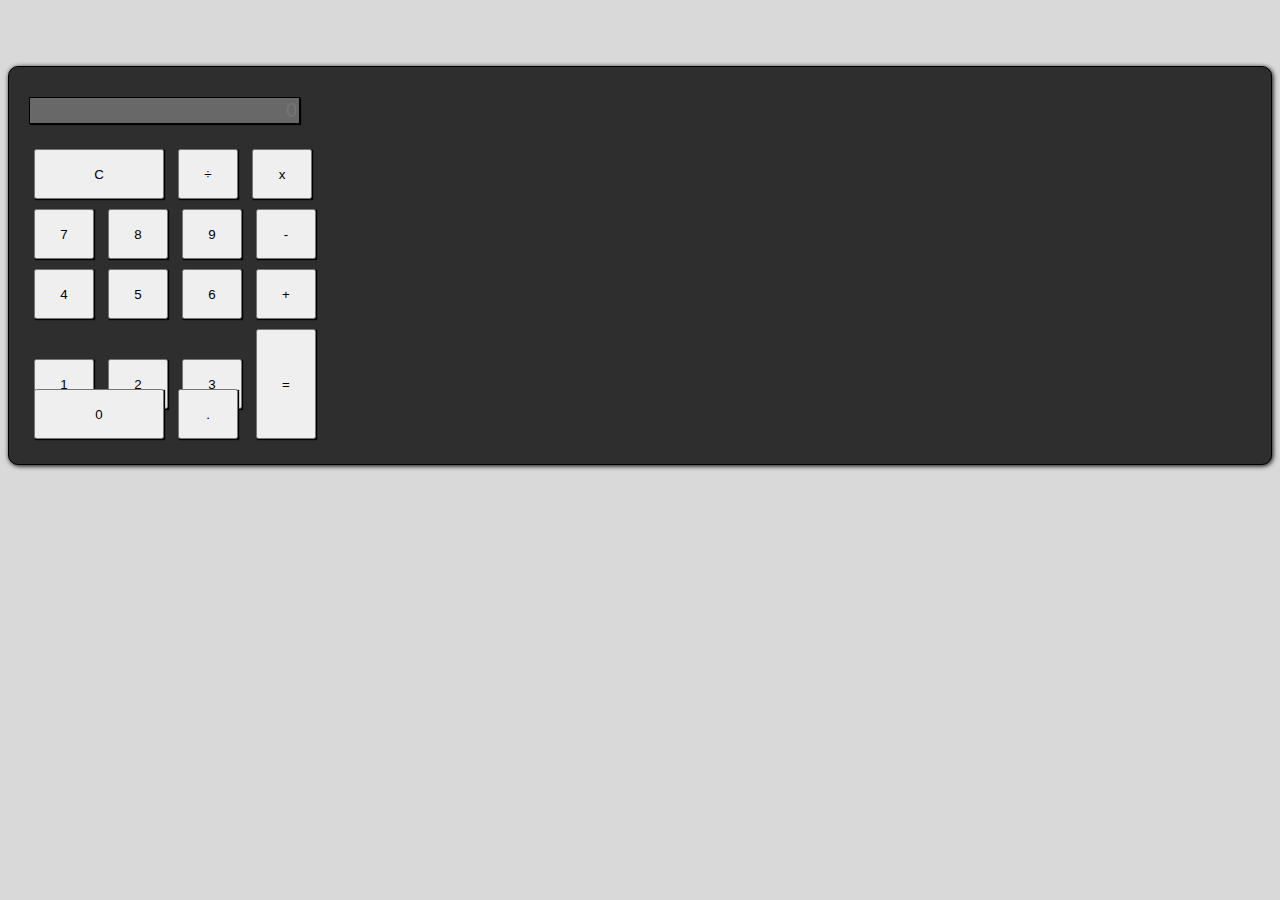
<file: calculadora/index.html>
<html>

<head>
  <title>Calculadora</title>

  <!-- Latest compiled and minified CSS -->
  <link rel="stylesheet" href="https://maxcdn.bootstrapcdn.com/bootstrap/4.0.0-beta.2/css/bootstrap.min.css"
    integrity="sha384-PsH8R72JQ3SOdhVi3uxftmaW6Vc51MKb0q5P2rRUpPvrszuE4W1povHYgTpBfshb" crossorigin="anonymous">

  <style>
    .calculadora {
      margin-top: 40px;
      border: solid 1px #000;
      padding: 20px;
      background-color: #2E2E2E;
      border-radius: 10px;
      box-shadow: 1px 1px 5px #000;
    }

    .btn {
      width: 60px;
      height: 50px;
      margin: 5px;
      box-shadow: 1px 1px 1px #000;
    }

    .clear {
      width: 130px;
    }

    .enter {
      height: 110px;
    }

    .zero {
      width: 130px;
    }

    .resultado {
      text-align: right;
      font-size: 20px;
      margin-top: 10px;
      margin-bottom: 20px;
      border: solid 1px #000;
      box-shadow: 1px 1px 1px #000;
    }
  </style>
</head>

<body style="background: #D9D9D9">

  <div class="container">
    <div class="row">
      <div class="col d-flex justify-content-center">
        <br />

        <div class="calculadora">
          <input id="resultado" type="text" class="form-control resultado" placeholder="0" disabled="disabled" />

          <div class="row">
            <button onclick="calcular('acao', 'c')" type="button"
              class="btn btn-dark btn-lg clear font-weight-light">C</button>
            <button onclick="calcular('acao', '/')" type="button"
              class="btn btn-dark btn-lg font-weight-light">÷</button>
            <button onclick="calcular('acao', '*')" type="button"
              class="btn btn-dark btn-lg font-weight-light">x</button>
          </div>

          <div class="row">
            <button onclick="calcular('valor', 7)" type="button"
              class="btn btn-dark btn-lg font-weight-light">7</button>
            <button onclick="calcular('valor', 8)" type="button"
              class="btn btn-dark btn-lg font-weight-light">8</button>
            <button onclick="calcular('valor', 9)" type="button"
              class="btn btn-dark btn-lg font-weight-light">9</button>
            <button onclick="calcular('acao', '-')" type="button"
              class="btn btn-dark btn-lg font-weight-light">-</button>
          </div>

          <div class="row">
            <button onclick="calcular('valor', 4)" type="button"
              class="btn btn-dark btn-lg font-weight-light">4</button>
            <button onclick="calcular('valor', 5)" type="button"
              class="btn btn-dark btn-lg font-weight-light">5</button>
            <button onclick="calcular('valor', 6)" type="button"
              class="btn btn-dark btn-lg font-weight-light">6</button>
            <button onclick="calcular('acao', '+')" type="button"
              class="btn btn-dark btn-lg font-weight-light">+</button>
          </div>

          <div class="row">
            <button onclick="calcular('valor', 1)" type="button"
              class="btn btn-dark btn-lg font-weight-light">1</button>
            <button onclick="calcular('valor', 2)" type="button"
              class="btn btn-dark btn-lg font-weight-light">2</button>
            <button onclick="calcular('valor', 3)" type="button"
              class="btn btn-dark btn-lg font-weight-light">3</button>
            <button onclick="calcular('acao', '=')" type="button" class="btn btn-dark btn-lg enter">=</button>
          </div>

          <div class="row" style="margin-top: -60px">
            <button onclick="calcular('valor', 0)" type="button"
              class="btn btn-dark zero btn-lg font-weight-light">0</button>
            <button onclick="calcular('valor', '.')" type="button"
              class="btn btn-dark btn-lg font-weight-light">.</button>
          </div>

        </div>
      </div>
    </div>
  </div>

  <script>

    function calcular(tipo, valor) {

      if (tipo === 'acao') {

        if (valor === 'c') {
          document.getElementById('resultado').value = ''
        }
        if (valor === '+' || valor === '-' || valor === '*' || valor === '/' || valor === '.') {
          document.getElementById('resultado').value += valor
        }
        if (valor === '=') {
        var campo = eval(document.getElementById('resultado').value)
        document.getElementById('resultado').value = campo
        }

      }
      else if (tipo === 'valor') {

        document.getElementById('resultado').value += valor
      }
    }
  </script>
</body>

</html>
</file>
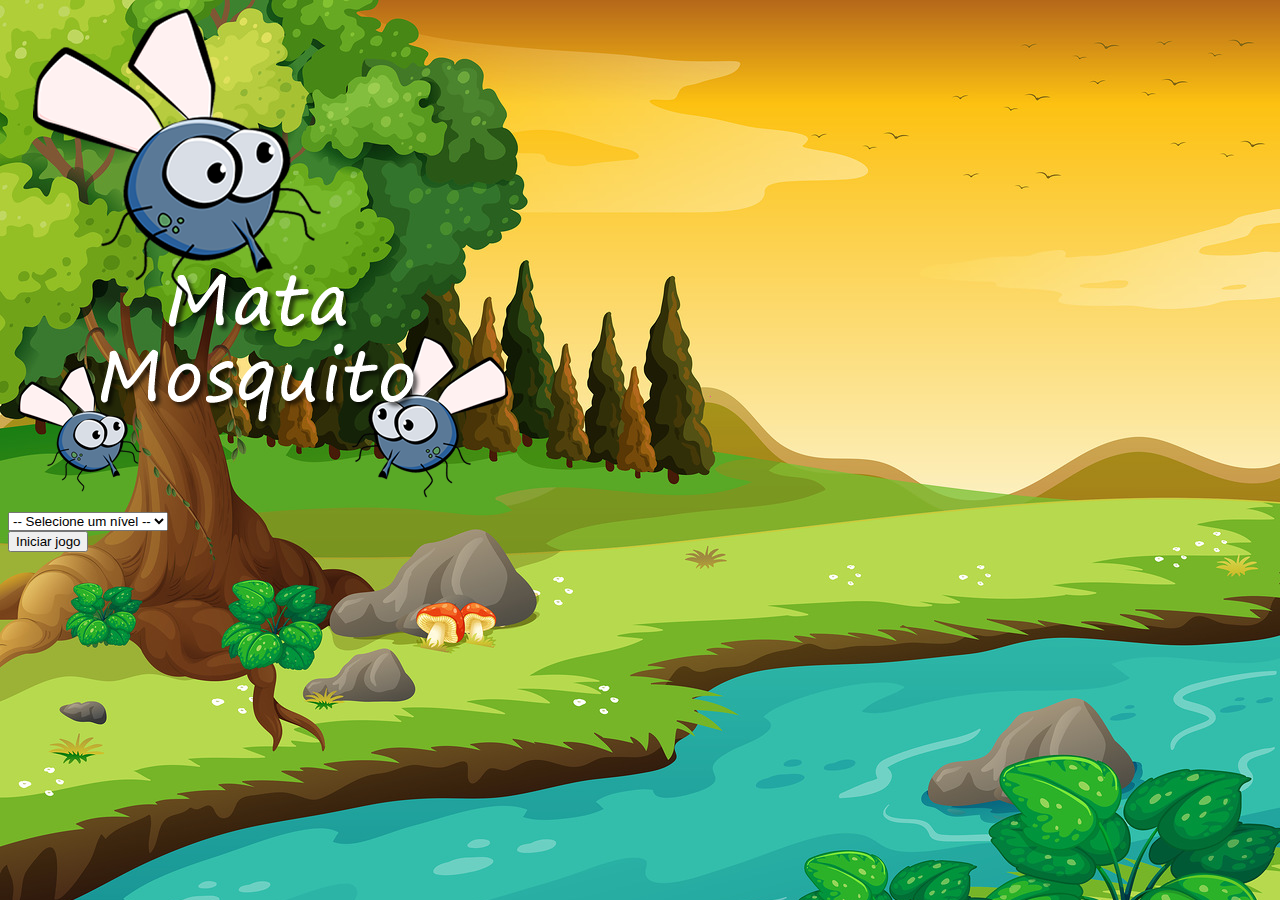
<file: Mata_mosca/back/index.html>
<!DOCTYPE html>
<html lang="en">

<head>
    <meta charset="UTF-8">
    <meta name="viewport" content="width=device-width, initial-scale=1.0">
    <title>Document</title>
    <link href="https://cdn.jsdelivr.net/npm/bootstrap@5.3.0/dist/css/bootstrap.min.css" rel="stylesheet"
        integrity="sha384-9ndCyUaIbzAi2FUVXJi0CjmCapSmO7SnpJef0486qhLnuZ2cdeRhO02iuK6FUUVM" crossorigin="anonymous">
    <link rel="stylesheet" href="stylesheet.css">
    <script>
        function inciarjogo(){
            var nivel = document.getElementById('nivel').value
            if(nivel === ""){
                alert("Selecione um nível para iniciar o jogo")
                return false
            }
            window.location.href = "app.html?" + nivel
        }
    </script>

</head>

<body>
    <div id="contaier">
        <div class="row">
            <div class="col">
                <div class="d-flex justify-content-center">
                    <img src="../imagens/game.png">
                </div>
            </div>
        </div>


        <div class="row">
            <div class="col">
                <div class="d-flex justify-content-center">
                    <div class="mb-2">
                        <select class="form-control" id="nivel">
                            <option value="">-- Selecione um nível --</option>
                            <option value="Facil">Fácil</option>
                            <option value="Medio">Médio</option>
                            <option value="Difici">Difíci</option>
                        </select>
                    </div>
                </div>
            </div>
        </div>

        <div class="row">
            <div class="col">
                <div class="d-flex justify-content-center">
                    <button type="button" class="btn btn-danger btn-lg" onclick="inciarjogo()">Iniciar jogo</button>
                </div>
            </div>
        </div>
    </div>

</body>

</html>
</file>
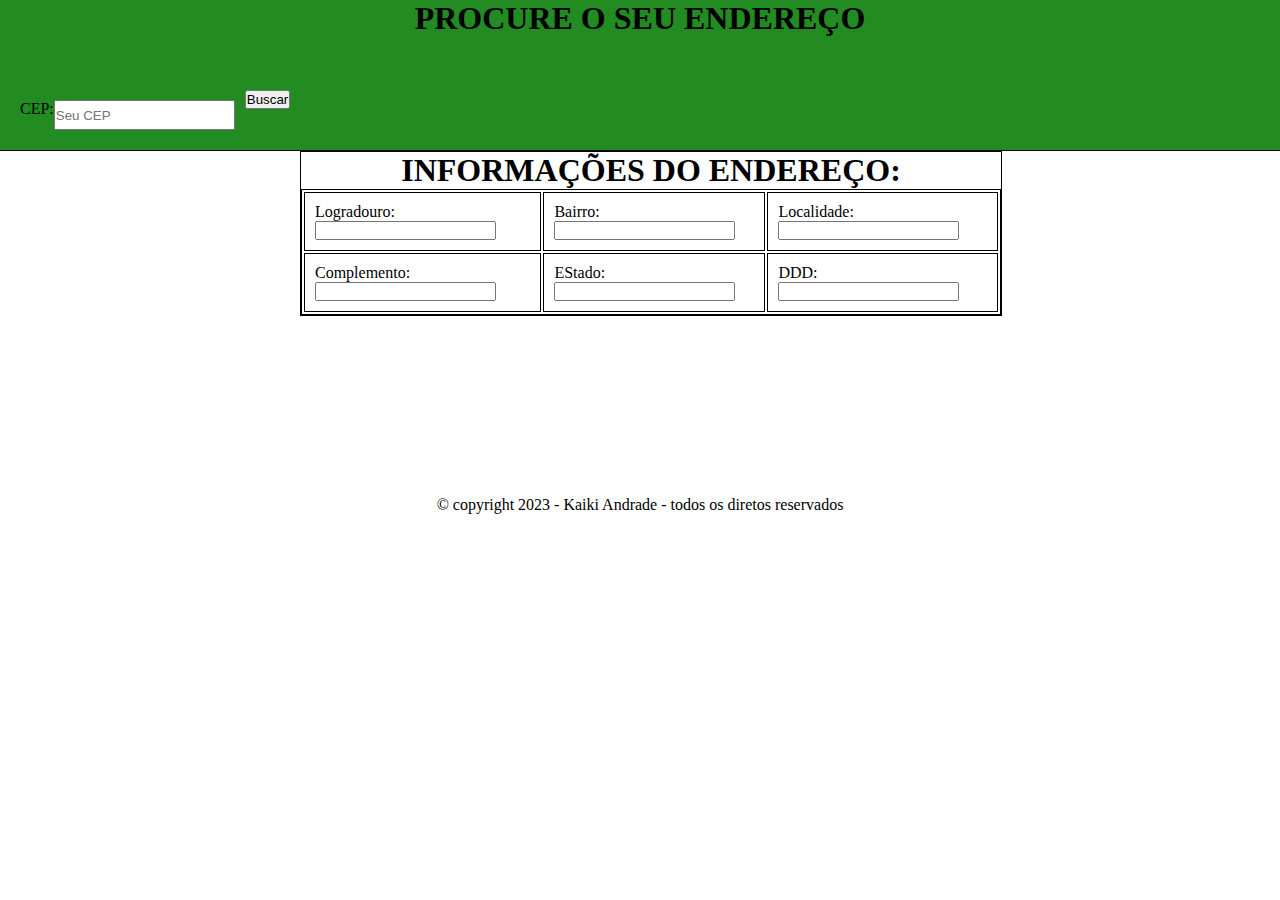
<file: Projetos com API/CEP/index.html>
<!doctype html>
<html lang="en">

<head>
    <meta charset="utf-8">
    <meta name="viewport" content="width=device-width, initial-scale=1">
    <title>Busque seu Filme</title>
    <link rel="stylesheet" href="style.css">
    <link href="https://cdn.jsdelivr.net/npm/bootstrap@5.3.2/dist/css/bootstrap.min.css" rel="stylesheet"
        integrity="sha384-T3c6CoIi6uLrA9TneNEoa7RxnatzjcDSCmG1MXxSR1GAsXEV/Dwwykc2MPK8M2HN" crossorigin="anonymous">
</head>

<body>
    <div id="container">
        <div id="topo">
            <div id="brand">
                <h1>Procure o seu endereço</h1>
            </div>
        </div>
        <div id="busca" class="mb-3">
            <div class="busca_cep">
                <label for="CEP" class="form-label">CEP:</label>
                <input type="text" class="form-control" id="CEP" placeholder="Seu CEP">
            </div>
            <div>
                <button id="botao" type="button" class="btn btn-dark btn-lg" onclick="buscarcep()">Buscar</button>
            </div>
        </div>
        <div id="informacoes">
            <h1>Informações do endereço:</h1>
            <table>
                <tr>
                    <td>
                        <label for="logradouro">Logradouro:</label>
                        <input type="text" name="logradouro" id="logradouro" readonly>
                    </td>
                    <td>
                        <label for="bairro">Bairro:</label>
                        <input type="text" name="bairro" id="bairro" readonly>
                    </td>
                    <td>
                        <label for="localidade">Localidade:</label>
                        <input type="text" name="localidade" id="localidade" readonly>
                    </td>
                </tr>
                <tr>
                    <td>
                        <label for="complemento">Complemento:</label>
                        <input type="text" name="complemento" id="complemento" readonly>
                    </td>
                    <td>
                        <label for="uf">EStado:</label>
                        <input type="text" name="uf" id="uf" readonly>
                    </td>
                    <td>
                        <label for="ddd">DDD:</label>
                        <input type="text" name="ddd" id="ddd" readonly>
                    </td>
                </tr>
            </table>
        </div>

        <div id="rodape">
            <span>&copy; copyright 2023 - Kaiki Andrade - todos os diretos reservados</span>
        </div>
    </div>

</body>
<script src="Cep.js"></script>

</html>
</file>
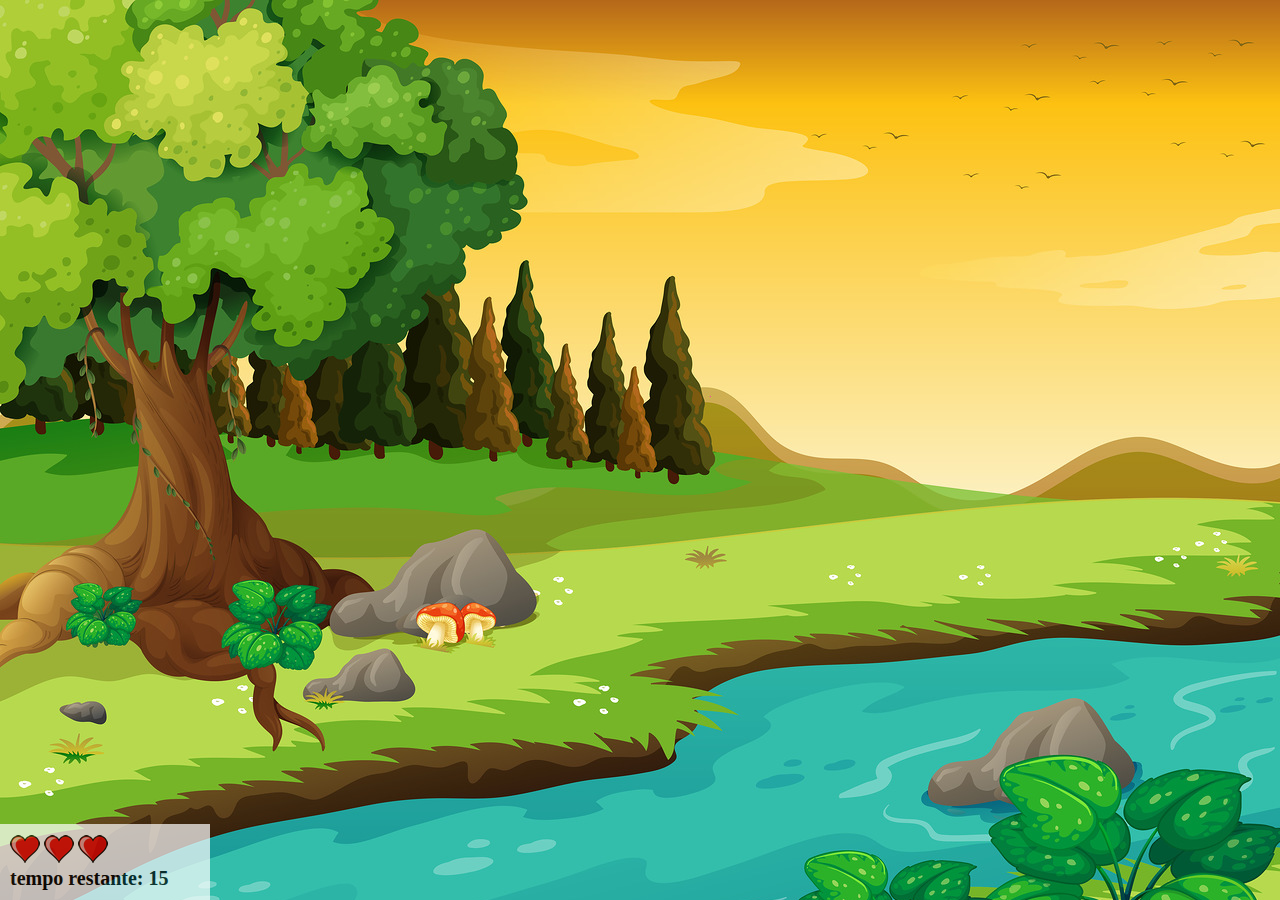
<file: Mata_mosca/back/app.html>
<!DOCTYPE html>
<html lang="en">

<head>
    <meta charset="UTF-8">
    <meta name="viewport" content="width=device-width, initial-scale=1.0">
    <title>jogo - mata mosquito</title>
    <link rel="stylesheet" type="text/css" href="stylesheet.css">
    <script src="jogo.js"></script>
</head>

<body onresize="ajusteDeTamanho()">

    <div class="painel">
        <div class="vida">
            <img id="v1" src="../imagens/coracao_cheio.png">
            <img id="v2" src="../imagens/coracao_cheio.png">
            <img id="v3" src="../imagens/coracao_cheio.png">
        </div>
        <div class="cronometro">
            tempo restante: <span id="cronometro"></span>
        </div>
    </div>

    <script>
        document.getElementById('cronometro').innerHTML = tempo

       var criaMosca = setInterval(function () {
            posicao()
        }, criaMoscaTempo)
    </script>

</body>

</html>
</file>
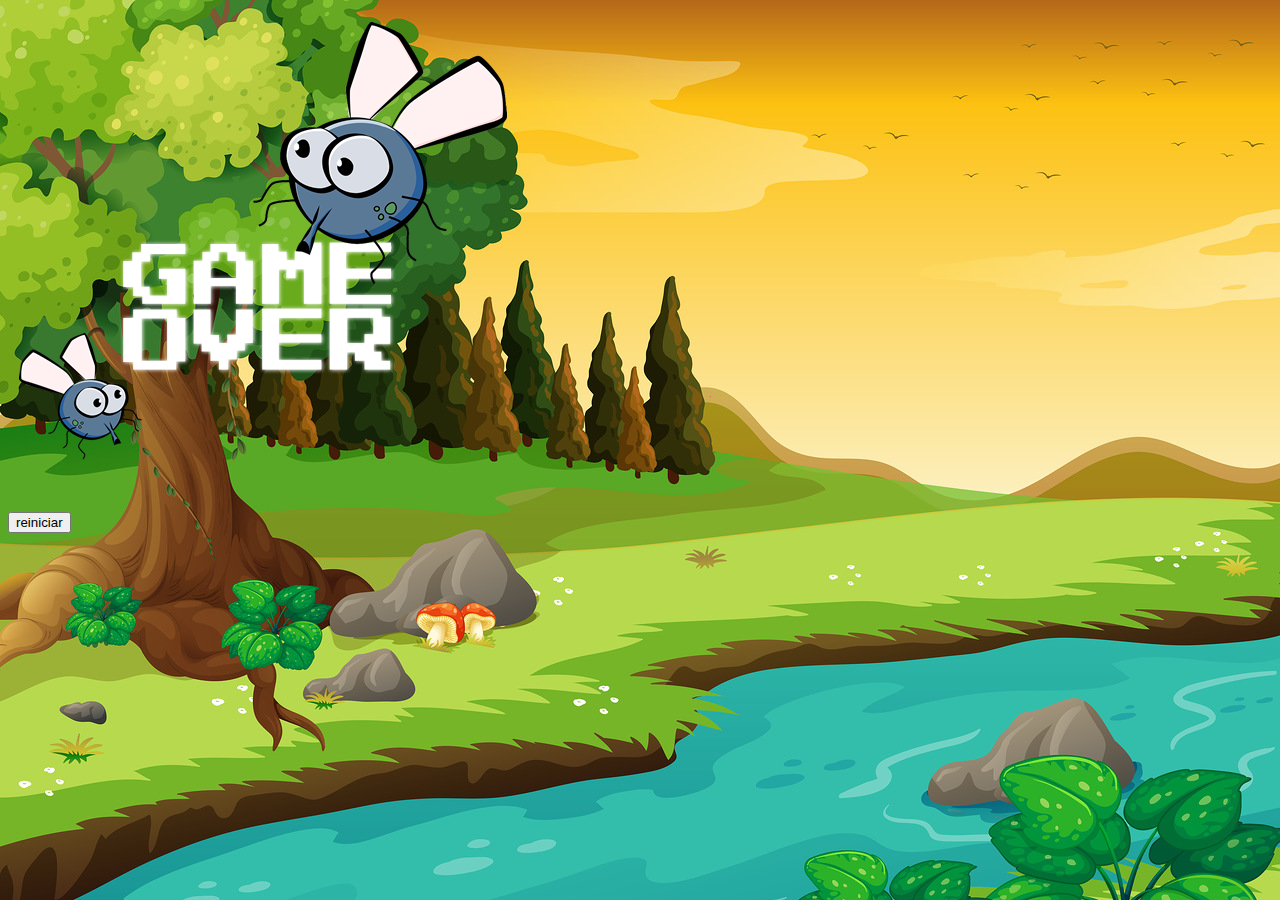
<file: Mata_mosca/back/fim_de_jogo.html>
<!DOCTYPE html>
<html lang="en">

<head>
    <meta charset="UTF-8">
    <meta name="viewport" content="width=device-width, initial-scale=1.0">
    <title>Document</title>
    <link href="https://cdn.jsdelivr.net/npm/bootstrap@5.3.0/dist/css/bootstrap.min.css" rel="stylesheet" integrity="sha384-9ndCyUaIbzAi2FUVXJi0CjmCapSmO7SnpJef0486qhLnuZ2cdeRhO02iuK6FUUVM" crossorigin="anonymous">
    <link rel="stylesheet" href="stylesheet.css">

</head>

<body>
    <div id="contaier">
        <div class="row">
            <div class="col">
                <div class="d-flex justify-content-center">
                    <img src="../imagens/game_over.png">
                </div>
            </div>
        </div>
        <div class="row">
            <div class="col">
                <div class="d-flex justify-content-center">
                    <button type="button" class="btn btn-dark btn-lg" onclick="window.location.href = 'index.html' ">reiniciar</button>
                </div>
            </div>
        </div>
    </div>

</body>

</html>
</file>
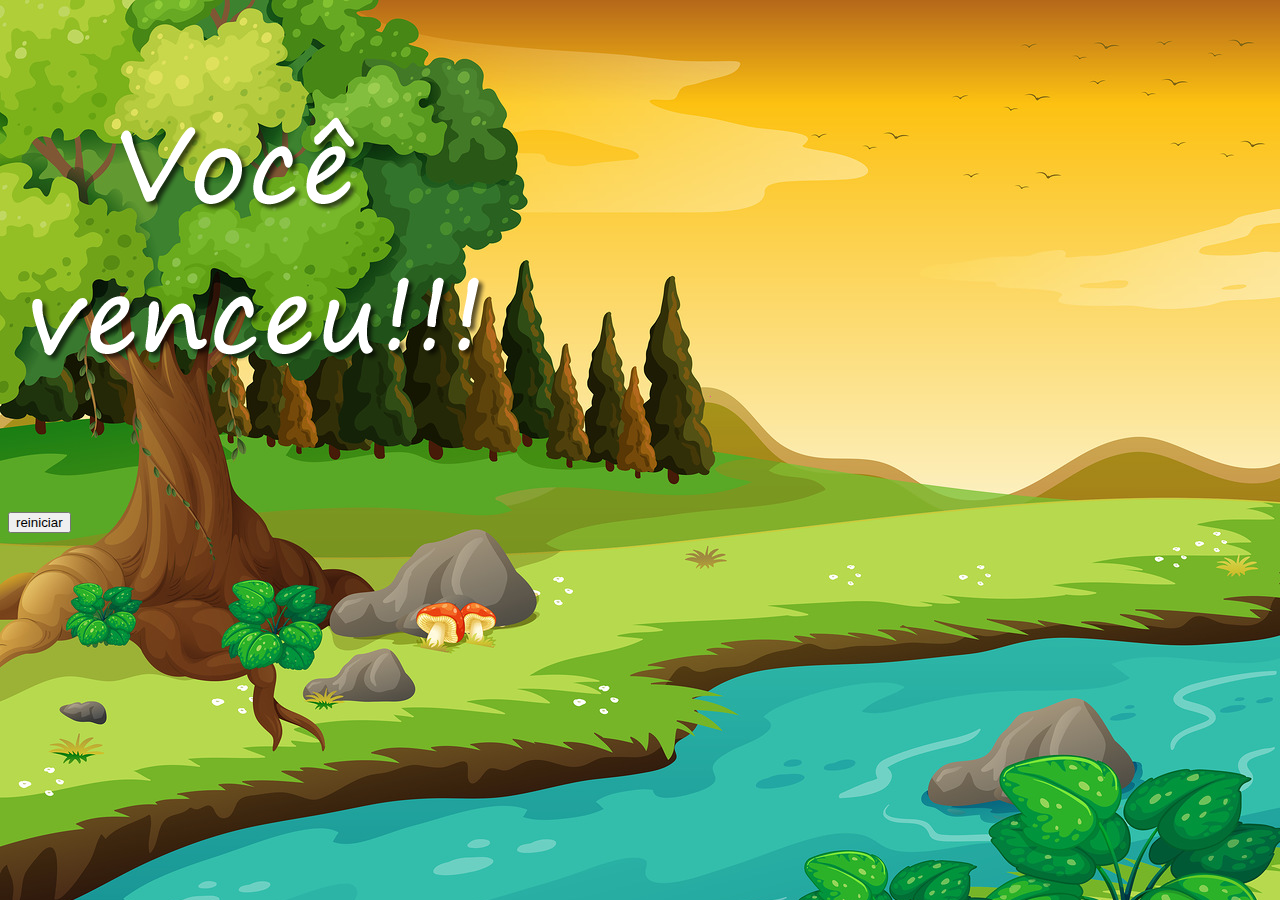
<file: Mata_mosca/back/vitoria.html>
<!DOCTYPE html>
<html lang="en">

<head>
    <meta charset="UTF-8">
    <meta name="viewport" content="width=device-width, initial-scale=1.0">
    <title>Document</title>
    <link href="https://cdn.jsdelivr.net/npm/bootstrap@5.3.0/dist/css/bootstrap.min.css" rel="stylesheet" integrity="sha384-9ndCyUaIbzAi2FUVXJi0CjmCapSmO7SnpJef0486qhLnuZ2cdeRhO02iuK6FUUVM" crossorigin="anonymous">
    <link rel="stylesheet" href="stylesheet.css">

</head>

<body>
    <div id="contaier">
        <div class="row">
            <div class="col">
                <div class="d-flex justify-content-center">
                    <img src="../imagens/vitoria.png">
                </div>
            </div>
        </div>
        <div class="row">
            <div class="col">
                <div class="d-flex justify-content-center">
                    <button type="button" class="btn btn-dark btn-lg" onclick="window.location.href = 'index.html'">reiniciar</button>
                </div>
            </div>
        </div>
    </div>

</body>

</html>
</file>
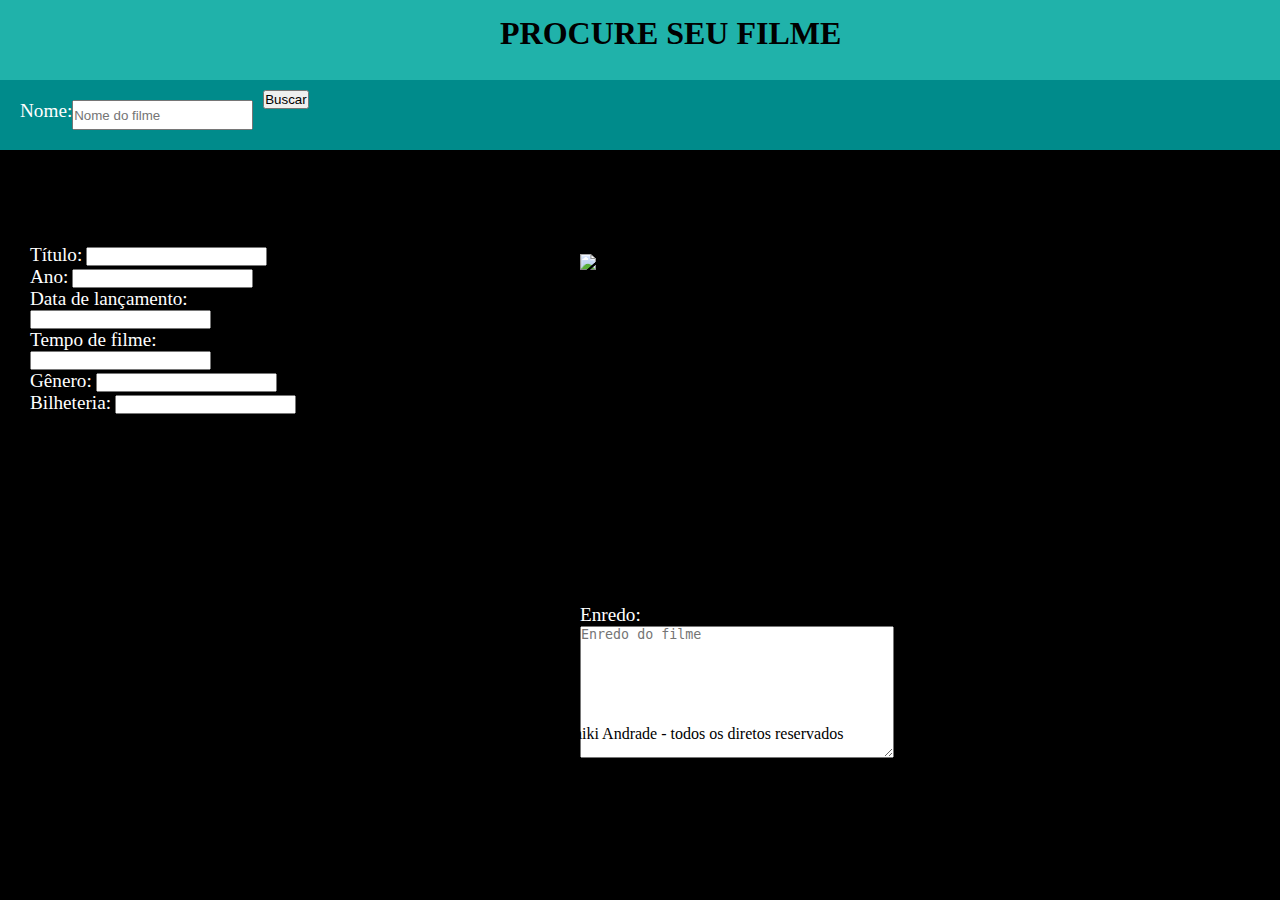
<file: Projetos com API/bucador de filme/filme.html>
<!doctype html>
<html lang="en">

<head>
    <meta charset="utf-8">
    <meta name="viewport" content="width=device-width, initial-scale=1">
    <title>Busque seu Filme</title>
    <link rel="stylesheet" href="style.css">
    <link href="https://cdn.jsdelivr.net/npm/bootstrap@5.3.2/dist/css/bootstrap.min.css" rel="stylesheet"
        integrity="sha384-T3c6CoIi6uLrA9TneNEoa7RxnatzjcDSCmG1MXxSR1GAsXEV/Dwwykc2MPK8M2HN" crossorigin="anonymous">
</head>

<body>
    <div id="container">
        <div id="topo">
            <div id="brand">
                <h1>Procure seu filme</h1>
            </div>
        </div>
        <div id="busca" class="mb-3">
            <div class="busca_filme">
                <label for="titulo" class="form-label">Nome:</label>
                <input type="text" class="form-control" id="titulo" placeholder="Nome do filme ">
            </div>
            <div>
                <button id="botao" type="button" class="btn btn-success btn-lg"
                    onclick="buscaFilme()">Buscar</button>
            </div>
        </div>
        <div id="informacoes">
            <h1>informações do filme:</h1>
            <div class="mb-3">
                <label for="Title" class="form-label">Título:</label>
                <input type="text" class="form-control" id="Title" readonly>
            </div>
            <div class="mb-3">
                <label for="Year" class="form-label">Ano:</label>
                <input type="text" class="form-control" id="Year" readonly>
            </div>
            <div class="mb-3">
                <label for="Released" class="form-label">Data de lançamento:</label>
                <input type="text" class="form-control" id="Released" readonly>
            </div>
            <div class="mb-3">
                <label for="Runtime" class="form-label">Tempo de filme:</label>
                <input type="text" class="form-control" id="Runtime" readonly>
            </div>
            <div class="mb-3">
                <label for="Genre" class="form-label">Gênero:</label>
                <input type="text" class="form-control" id="Genre" readonly>
            </div>
            <div class="mb-3">
                <label for="BoxOffice" class="form-label">Bilheteria:</label>
                <input type="text" class="form-control" id="BoxOffice" readonly width="600px">
            </div>

        </div>

        <div id="card">
            <h1>Cartaz:</h1>
            <div id="PosterPoster"><label for="Poster"></label></div>
            <div>
                <input type="image" name="Poster" id="Poster">
            </div>
            <div>
                <label for="Plot">Enredo:</label>
                <textarea name="Plot" id="Plot" cols="37" rows="3" placeholder="Enredo do filme"></textarea>
            </div>
        </div>
        <div id="rodape">
            <span>&copy; copyright 2023 - Kaiki Andrade - todos os diretos reservados</span>
        </div>
    </div>

</body>
<script src="api_filme.js"></script>

</html>
</file>
<file: Mata_mosca/back/stylesheet.css>
html{
    cursor: url(../imagens/mata_mosca.png) 30 30, auto;
}


body{
    background: url(../imagens/bg.jpg) no-repeat;
    background-size: 100%;
}

.mosquito1{
    width: 40px;
    height: 40px;
}

.mosquito2{
    width: 70px;
    height: 70px;
}

.mosquito3{
    width: 100px;
    height: 100px;
}

.ladoA{
    transform: scaleX(1);
}

.ladoB{
    transform: scaleX(-1);
}

.painel{
    position: absolute;
    width: 190px;
    padding: 10px;
    left: 0px;
    bottom: 0px;
    border-top: 1px solid white;
    background: white;
    opacity: 0.7;
}

.vida{
    float: left;
}
.cronometro{
    float: left;
    font-size: 20px;
    font-weight: bold;
}
</file>
<file: Projetos com API/CEP/style.css>
* {
    margin: 0;
    padding: 0;
}

html {
    overflow-x: hidden;
}

body{
    background-color: #fff;
}
#container {
    background-color: #fff;
    width: 100%;
    height: 500px;
}

#informacoes {
    display: inline-block;
    margin: 30px;
    width: 700px;
    margin-top: 20px;
    border: 1px solid black;
    margin: 0 300px;

}

#informacoes h1{
    text-transform: uppercase;
    text-align: center;
    color: black;
    margin: 0 auto;
}

#topo{
    height: 80px;
    background: #228B22;
}

h1{
    text-transform: uppercase;
    text-align: center;
    color: black;
}

#busca{
    display: flex;
    padding: 10px;
    background-color: #228B22;
    border-bottom: 1px solid black;
}

.busca_cep{
    display: flex;
    height: 30px;
    margin: 10px;
}

table{
    border: 1px solid black;
    background-color: #fff;
}

td{
    border: 1px solid black;
    padding: 10px;
}

tr{
    border: 1px solid black;

}

#rodape{
    padding: 10px;
    background-color: #fff;
    text-align:center;
    margin-top: 170px;
}

#rodape span{
    color: #000;
    padding: 10px;
}
</file>
<file: Projetos com API/bucador de filme/style.css>
* {
    margin: 0;
    padding: 0;
}

html {
    overflow-x: hidden;
}

body{
    background-color: #000;
}
#container {
    background-color: #000;
    width: 100%;
    height: 100%;
}

#informacoes {
    display: inline-block;
    margin: 30px;
    width: 300px;
    margin-top: 20px;

}

label {
    color: #fff;
    font-size: 1.2em;
}

#card {
    float: right;
    margin-top: 65px;
    margin-right: 400px;
    height: 500px;
    width: 300px;
}

#card #Poster{
    height: 350px;
}

#card h1{
    margin-right: 80px;
}

#topo{
    height: 80px;
    background: #20B2AA;

}

h1{
    text-transform: uppercase;
    text-align: center;
    color: black;
}

#brand{
    display: inline-flex;
    margin-top: 15px;
    margin-left: 500px;
}

#busca{
    display: flex;
    padding: 10px;
    background-color: #008B8B;

}

.busca_filme{
    display: flex;
    height: 30px;
    margin: 10px;
}

textarea{
    height: 130px;
    max-height: 160px;
}


#rodape{
    clear: both;
    padding: 10px;
    background-color: #000;
    text-align: center;
}

#rodape span{
    padding: 10px;
}
</file>
